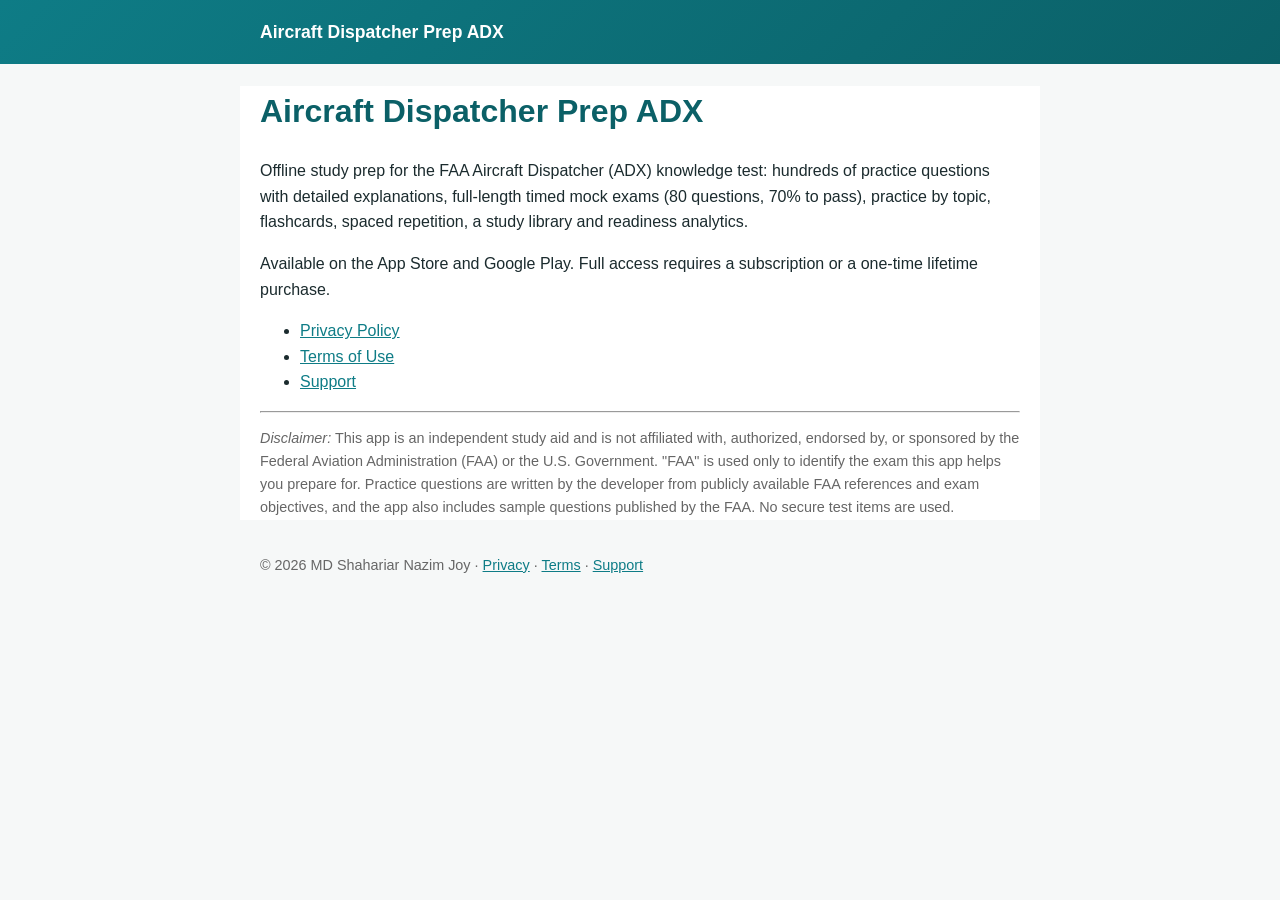
<file: index.html>
<!doctype html>
<html lang="en">
<head>
<meta charset="utf-8">
<meta name="viewport" content="width=device-width,initial-scale=1">
<title>Home — Aircraft Dispatcher Prep ADX</title>
<meta name="description" content="Aircraft Dispatcher Prep ADX: offline FAA ADX knowledge test prep.">
<link rel="stylesheet" href="style.css">
</head>
<body>
<header><div class="wrap"><a class="brand" href="index.html">Aircraft Dispatcher Prep ADX</a></div></header>
<main class="wrap">
<h1>Aircraft Dispatcher Prep ADX</h1>
<p>Offline study prep for the FAA Aircraft Dispatcher (ADX) knowledge test: hundreds of practice questions with detailed explanations, full-length timed mock exams (80 questions, 70% to pass), practice by topic, flashcards, spaced repetition, a study library and readiness analytics.</p>
<p>Available on the App Store and Google Play. Full access requires a subscription or a one-time lifetime purchase.</p>
<ul><li><a href="privacy.html">Privacy Policy</a></li><li><a href="terms.html">Terms of Use</a></li><li><a href="support.html">Support</a></li></ul>
<hr>
<p class="muted"><em>Disclaimer:</em> This app is an independent study aid and is not affiliated with, authorized, endorsed by, or sponsored by the Federal Aviation Administration (FAA) or the U.S. Government. "FAA" is used only to identify the exam this app helps you prepare for. Practice questions are written by the developer from publicly available FAA references and exam objectives, and the app also includes sample questions published by the FAA. No secure test items are used.</p>
</main>
<footer><div class="wrap">© 2026 MD Shahariar Nazim Joy · <a href="privacy.html">Privacy</a> · <a href="terms.html">Terms</a> · <a href="support.html">Support</a></div></footer>
</body>
</html>
</file>
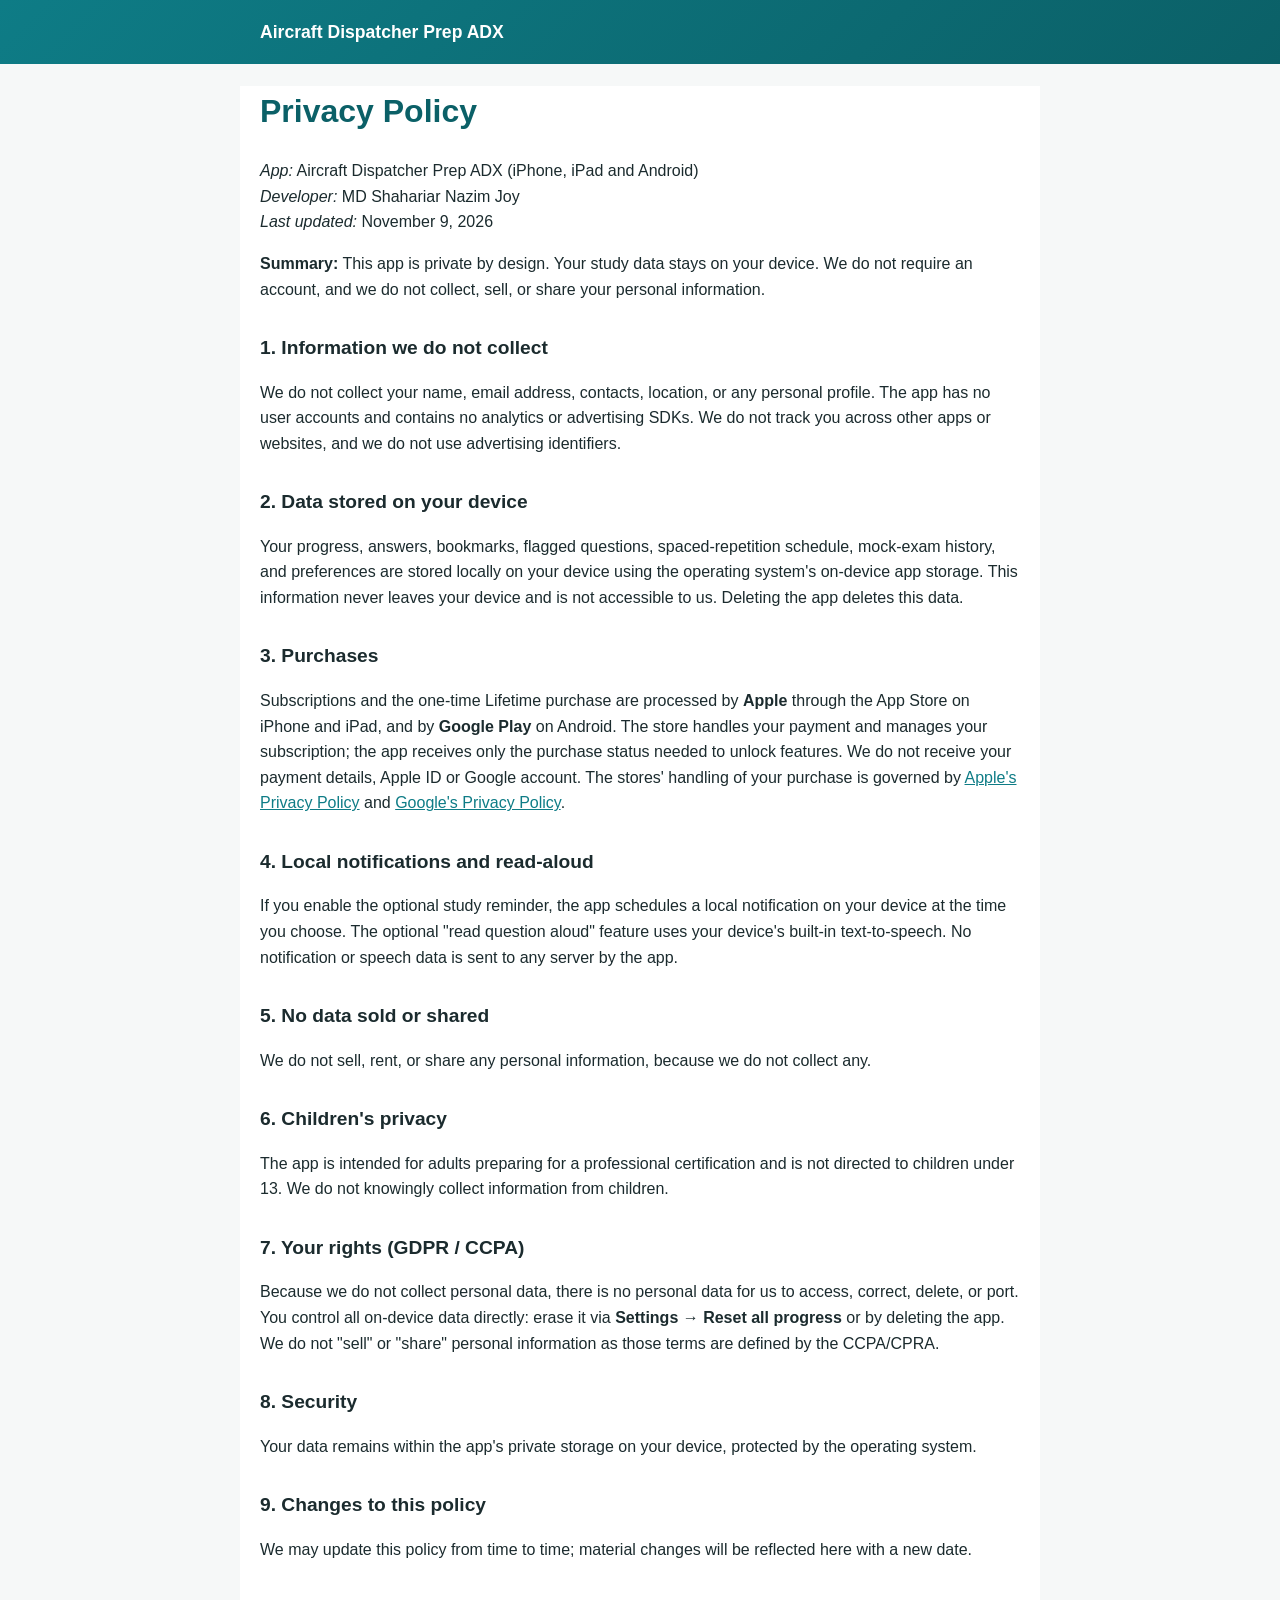
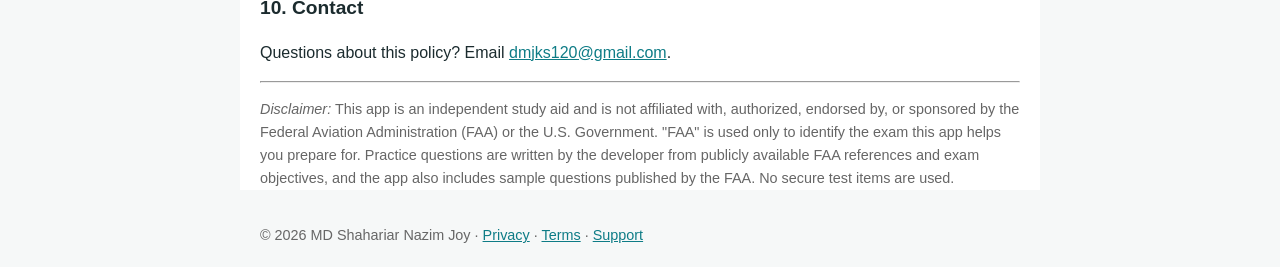
<file: privacy.html>
<!doctype html>
<html lang="en">
<head>
<meta charset="utf-8">
<meta name="viewport" content="width=device-width,initial-scale=1">
<title>Privacy Policy — Aircraft Dispatcher Prep ADX</title>
<meta name="description" content="Privacy Policy for Aircraft Dispatcher Prep ADX. No personal data is collected.">
<link rel="stylesheet" href="style.css">
</head>
<body>
<header><div class="wrap"><a class="brand" href="index.html">Aircraft Dispatcher Prep ADX</a></div></header>
<main class="wrap">
<h1>Privacy Policy</h1>
<p><em>App:</em> Aircraft Dispatcher Prep ADX (iPhone, iPad and Android)<br><em>Developer:</em> MD Shahariar Nazim Joy<br><em>Last updated:</em> November 9, 2026</p>
<p><strong>Summary:</strong> This app is private by design. Your study data stays on your device. We do not require an account, and we do not collect, sell, or share your personal information.</p>
<h2>1. Information we do not collect</h2>
<p>We do not collect your name, email address, contacts, location, or any personal profile. The app has no user accounts and contains no analytics or advertising SDKs. We do not track you across other apps or websites, and we do not use advertising identifiers.</p>
<h2>2. Data stored on your device</h2>
<p>Your progress, answers, bookmarks, flagged questions, spaced-repetition schedule, mock-exam history, and preferences are stored locally on your device using the operating system's on-device app storage. This information never leaves your device and is not accessible to us. Deleting the app deletes this data.</p>
<h2>3. Purchases</h2>
<p>Subscriptions and the one-time Lifetime purchase are processed by <strong>Apple</strong> through the App Store on iPhone and iPad, and by <strong>Google Play</strong> on Android. The store handles your payment and manages your subscription; the app receives only the purchase status needed to unlock features. We do not receive your payment details, Apple ID or Google account. The stores' handling of your purchase is governed by <a href="https://www.apple.com/legal/privacy/">Apple's Privacy Policy</a> and <a href="https://policies.google.com/privacy">Google's Privacy Policy</a>.</p>
<h2>4. Local notifications and read-aloud</h2>
<p>If you enable the optional study reminder, the app schedules a local notification on your device at the time you choose. The optional "read question aloud" feature uses your device's built-in text-to-speech. No notification or speech data is sent to any server by the app.</p>
<h2>5. No data sold or shared</h2>
<p>We do not sell, rent, or share any personal information, because we do not collect any.</p>
<h2>6. Children's privacy</h2>
<p>The app is intended for adults preparing for a professional certification and is not directed to children under 13. We do not knowingly collect information from children.</p>
<h2>7. Your rights (GDPR / CCPA)</h2>
<p>Because we do not collect personal data, there is no personal data for us to access, correct, delete, or port. You control all on-device data directly: erase it via <strong>Settings &rarr; Reset all progress</strong> or by deleting the app. We do not "sell" or "share" personal information as those terms are defined by the CCPA/CPRA.</p>
<h2>8. Security</h2>
<p>Your data remains within the app's private storage on your device, protected by the operating system.</p>
<h2>9. Changes to this policy</h2>
<p>We may update this policy from time to time; material changes will be reflected here with a new date.</p>
<h2>10. Contact</h2>
<p>Questions about this policy? Email <a href="mailto:dmjks120@gmail.com">dmjks120@gmail.com</a>.</p>
<hr>
<p class="muted"><em>Disclaimer:</em> This app is an independent study aid and is not affiliated with, authorized, endorsed by, or sponsored by the Federal Aviation Administration (FAA) or the U.S. Government. "FAA" is used only to identify the exam this app helps you prepare for. Practice questions are written by the developer from publicly available FAA references and exam objectives, and the app also includes sample questions published by the FAA. No secure test items are used.</p>
</main>
<footer><div class="wrap">© 2026 MD Shahariar Nazim Joy · <a href="privacy.html">Privacy</a> · <a href="terms.html">Terms</a> · <a href="support.html">Support</a></div></footer>
</body>
</html>
</file>
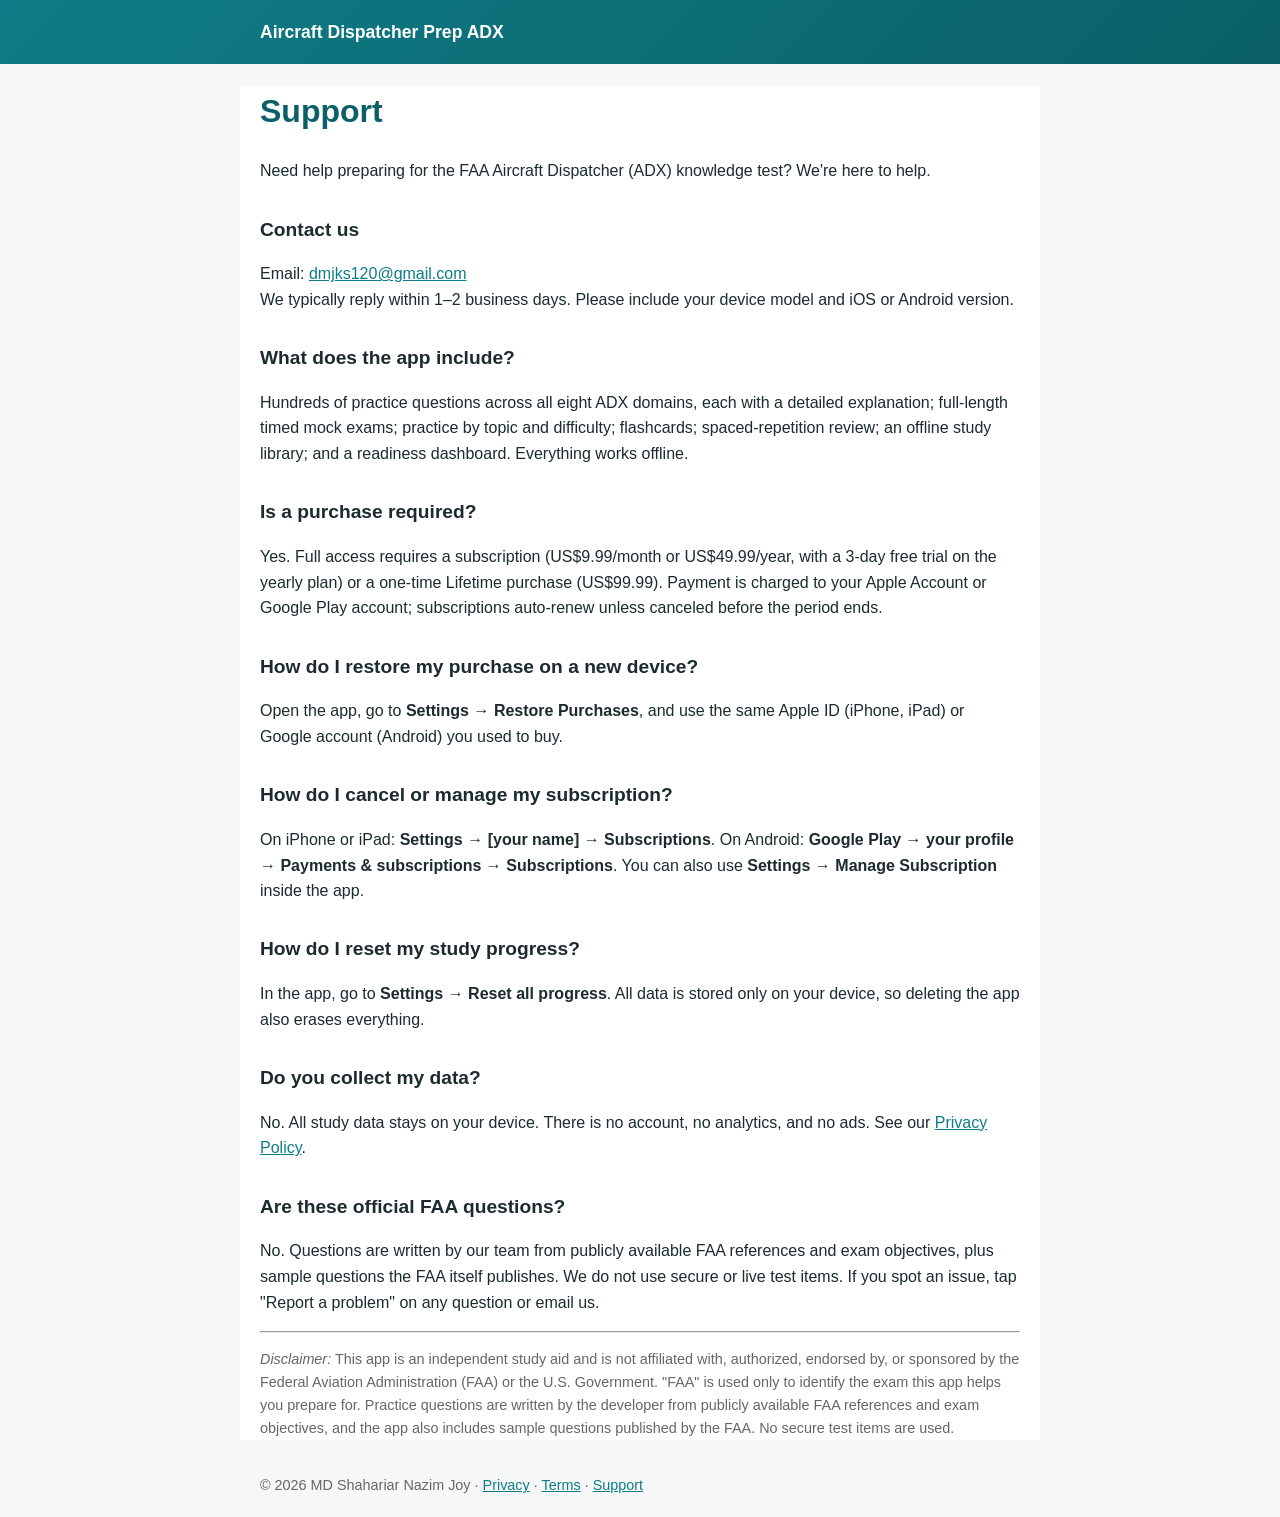
<file: support.html>
<!doctype html>
<html lang="en">
<head>
<meta charset="utf-8">
<meta name="viewport" content="width=device-width,initial-scale=1">
<title>Support — Aircraft Dispatcher Prep ADX</title>
<meta name="description" content="Support and FAQ for Aircraft Dispatcher Prep ADX.">
<link rel="stylesheet" href="style.css">
</head>
<body>
<header><div class="wrap"><a class="brand" href="index.html">Aircraft Dispatcher Prep ADX</a></div></header>
<main class="wrap">
<h1>Support</h1>
<p>Need help preparing for the FAA Aircraft Dispatcher (ADX) knowledge test? We're here to help.</p>
<h2>Contact us</h2>
<p>Email: <a href="mailto:dmjks120@gmail.com">dmjks120@gmail.com</a><br>We typically reply within 1–2 business days. Please include your device model and iOS or Android version.</p>
<h2>What does the app include?</h2>
<p>Hundreds of practice questions across all eight ADX domains, each with a detailed explanation; full-length timed mock exams; practice by topic and difficulty; flashcards; spaced-repetition review; an offline study library; and a readiness dashboard. Everything works offline.</p>
<h2>Is a purchase required?</h2>
<p>Yes. Full access requires a subscription (US$9.99/month or US$49.99/year, with a 3-day free trial on the yearly plan) or a one-time Lifetime purchase (US$99.99). Payment is charged to your Apple Account or Google Play account; subscriptions auto-renew unless canceled before the period ends.</p>
<h2>How do I restore my purchase on a new device?</h2>
<p>Open the app, go to <strong>Settings &rarr; Restore Purchases</strong>, and use the same Apple ID (iPhone, iPad) or Google account (Android) you used to buy.</p>
<h2>How do I cancel or manage my subscription?</h2>
<p>On iPhone or iPad: <strong>Settings &rarr; [your name] &rarr; Subscriptions</strong>. On Android: <strong>Google Play &rarr; your profile &rarr; Payments &amp; subscriptions &rarr; Subscriptions</strong>. You can also use <strong>Settings &rarr; Manage Subscription</strong> inside the app.</p>
<h2>How do I reset my study progress?</h2>
<p>In the app, go to <strong>Settings &rarr; Reset all progress</strong>. All data is stored only on your device, so deleting the app also erases everything.</p>
<h2>Do you collect my data?</h2>
<p>No. All study data stays on your device. There is no account, no analytics, and no ads. See our <a href="privacy.html">Privacy Policy</a>.</p>
<h2>Are these official FAA questions?</h2>
<p>No. Questions are written by our team from publicly available FAA references and exam objectives, plus sample questions the FAA itself publishes. We do not use secure or live test items. If you spot an issue, tap "Report a problem" on any question or email us.</p>
<hr>
<p class="muted"><em>Disclaimer:</em> This app is an independent study aid and is not affiliated with, authorized, endorsed by, or sponsored by the Federal Aviation Administration (FAA) or the U.S. Government. "FAA" is used only to identify the exam this app helps you prepare for. Practice questions are written by the developer from publicly available FAA references and exam objectives, and the app also includes sample questions published by the FAA. No secure test items are used.</p>
</main>
<footer><div class="wrap">© 2026 MD Shahariar Nazim Joy · <a href="privacy.html">Privacy</a> · <a href="terms.html">Terms</a> · <a href="support.html">Support</a></div></footer>
</body>
</html>
</file>
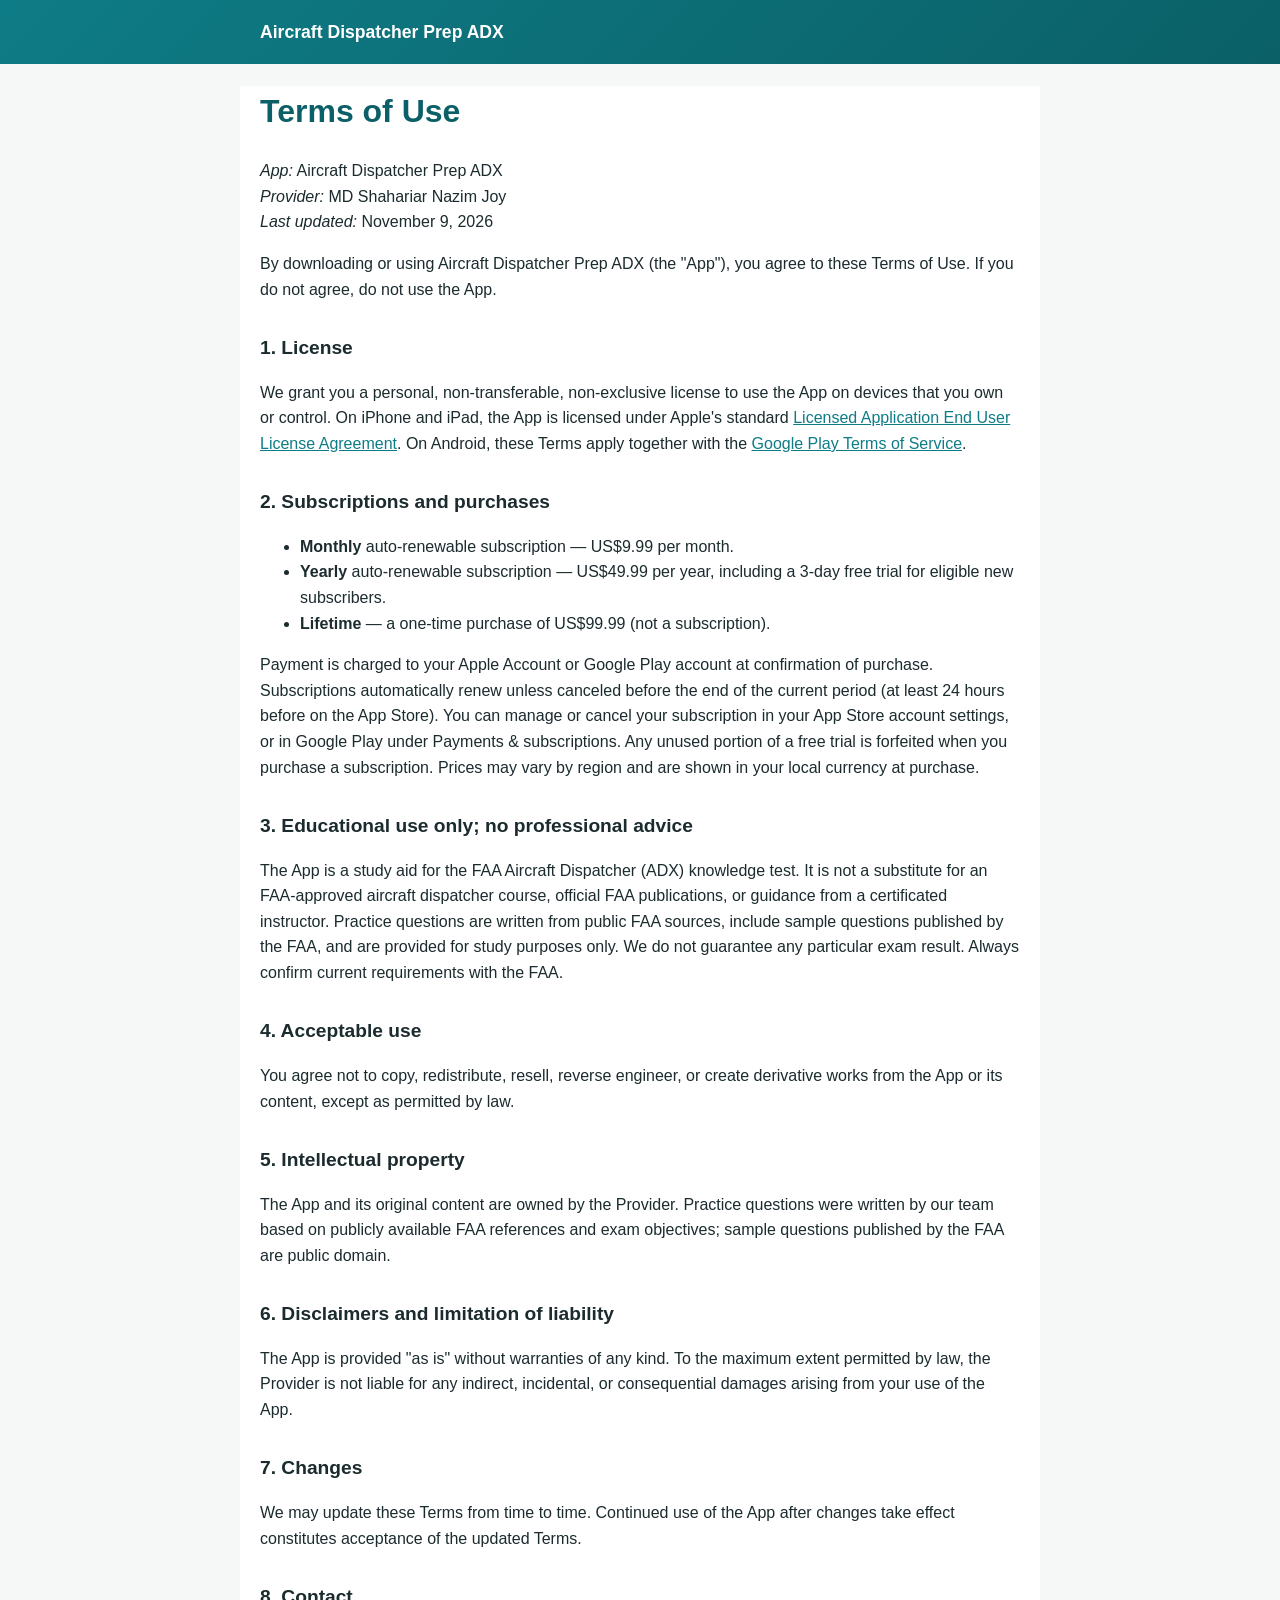
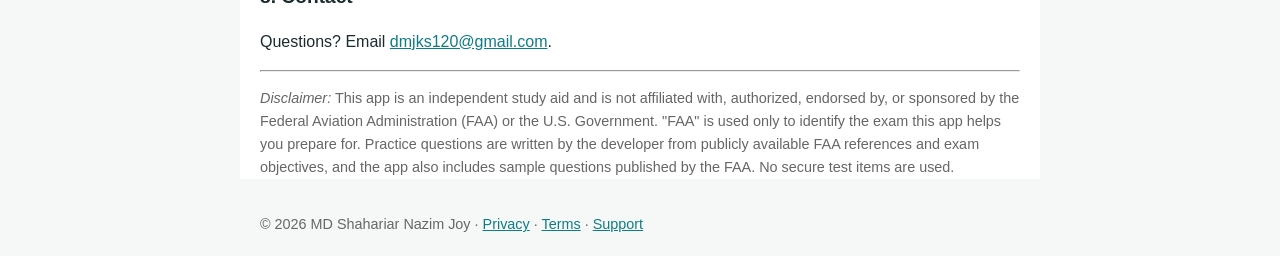
<file: terms.html>
<!doctype html>
<html lang="en">
<head>
<meta charset="utf-8">
<meta name="viewport" content="width=device-width,initial-scale=1">
<title>Terms of Use — Aircraft Dispatcher Prep ADX</title>
<meta name="description" content="Terms of Use for Aircraft Dispatcher Prep ADX.">
<link rel="stylesheet" href="style.css">
</head>
<body>
<header><div class="wrap"><a class="brand" href="index.html">Aircraft Dispatcher Prep ADX</a></div></header>
<main class="wrap">
<h1>Terms of Use</h1>
<p><em>App:</em> Aircraft Dispatcher Prep ADX<br><em>Provider:</em> MD Shahariar Nazim Joy<br><em>Last updated:</em> November 9, 2026</p>
<p>By downloading or using Aircraft Dispatcher Prep ADX (the "App"), you agree to these Terms of Use. If you do not agree, do not use the App.</p>
<h2>1. License</h2>
<p>We grant you a personal, non-transferable, non-exclusive license to use the App on devices that you own or control. On iPhone and iPad, the App is licensed under Apple's standard <a href="https://www.apple.com/legal/internet-services/itunes/dev/stdeula/">Licensed Application End User License Agreement</a>. On Android, these Terms apply together with the <a href="https://play.google/intl/en_us/about/play-terms/">Google Play Terms of Service</a>.</p>
<h2>2. Subscriptions and purchases</h2>
<ul>
<li><strong>Monthly</strong> auto-renewable subscription — US$9.99 per month.</li>
<li><strong>Yearly</strong> auto-renewable subscription — US$49.99 per year, including a 3-day free trial for eligible new subscribers.</li>
<li><strong>Lifetime</strong> — a one-time purchase of US$99.99 (not a subscription).</li>
</ul>
<p>Payment is charged to your Apple Account or Google Play account at confirmation of purchase. Subscriptions automatically renew unless canceled before the end of the current period (at least 24 hours before on the App Store). You can manage or cancel your subscription in your App Store account settings, or in Google Play under Payments &amp; subscriptions. Any unused portion of a free trial is forfeited when you purchase a subscription. Prices may vary by region and are shown in your local currency at purchase.</p>
<h2>3. Educational use only; no professional advice</h2>
<p>The App is a study aid for the FAA Aircraft Dispatcher (ADX) knowledge test. It is not a substitute for an FAA-approved aircraft dispatcher course, official FAA publications, or guidance from a certificated instructor. Practice questions are written from public FAA sources, include sample questions published by the FAA, and are provided for study purposes only. We do not guarantee any particular exam result. Always confirm current requirements with the FAA.</p>
<h2>4. Acceptable use</h2>
<p>You agree not to copy, redistribute, resell, reverse engineer, or create derivative works from the App or its content, except as permitted by law.</p>
<h2>5. Intellectual property</h2>
<p>The App and its original content are owned by the Provider. Practice questions were written by our team based on publicly available FAA references and exam objectives; sample questions published by the FAA are public domain.</p>
<h2>6. Disclaimers and limitation of liability</h2>
<p>The App is provided "as is" without warranties of any kind. To the maximum extent permitted by law, the Provider is not liable for any indirect, incidental, or consequential damages arising from your use of the App.</p>
<h2>7. Changes</h2>
<p>We may update these Terms from time to time. Continued use of the App after changes take effect constitutes acceptance of the updated Terms.</p>
<h2>8. Contact</h2>
<p>Questions? Email <a href="mailto:dmjks120@gmail.com">dmjks120@gmail.com</a>.</p>
<hr>
<p class="muted"><em>Disclaimer:</em> This app is an independent study aid and is not affiliated with, authorized, endorsed by, or sponsored by the Federal Aviation Administration (FAA) or the U.S. Government. "FAA" is used only to identify the exam this app helps you prepare for. Practice questions are written by the developer from publicly available FAA references and exam objectives, and the app also includes sample questions published by the FAA. No secure test items are used.</p>
</main>
<footer><div class="wrap">© 2026 MD Shahariar Nazim Joy · <a href="privacy.html">Privacy</a> · <a href="terms.html">Terms</a> · <a href="support.html">Support</a></div></footer>
</body>
</html>
</file>
<file: style.css>
body{margin:0;font-family:-apple-system,BlinkMacSystemFont,"Segoe UI",Roboto,Arial,sans-serif;line-height:1.6;color:#1b2b2e;background:#f6f8f8}
.wrap{max-width:760px;margin:0 auto;padding:0 20px}
header{background:linear-gradient(135deg,#0E7C86,#0B6067);color:#fff;padding:18px 0}
header a.brand{color:#fff;font-weight:700;text-decoration:none;font-size:1.1em}
main{padding:24px 20px 40px;background:#fff}
h1{color:#0B6067}h2{margin-top:1.6em;font-size:1.2em}
a{color:#0E7C86}.muted{font-size:.9em;color:#666}
footer{padding:20px 0;font-size:.9em;color:#666}
</file>
